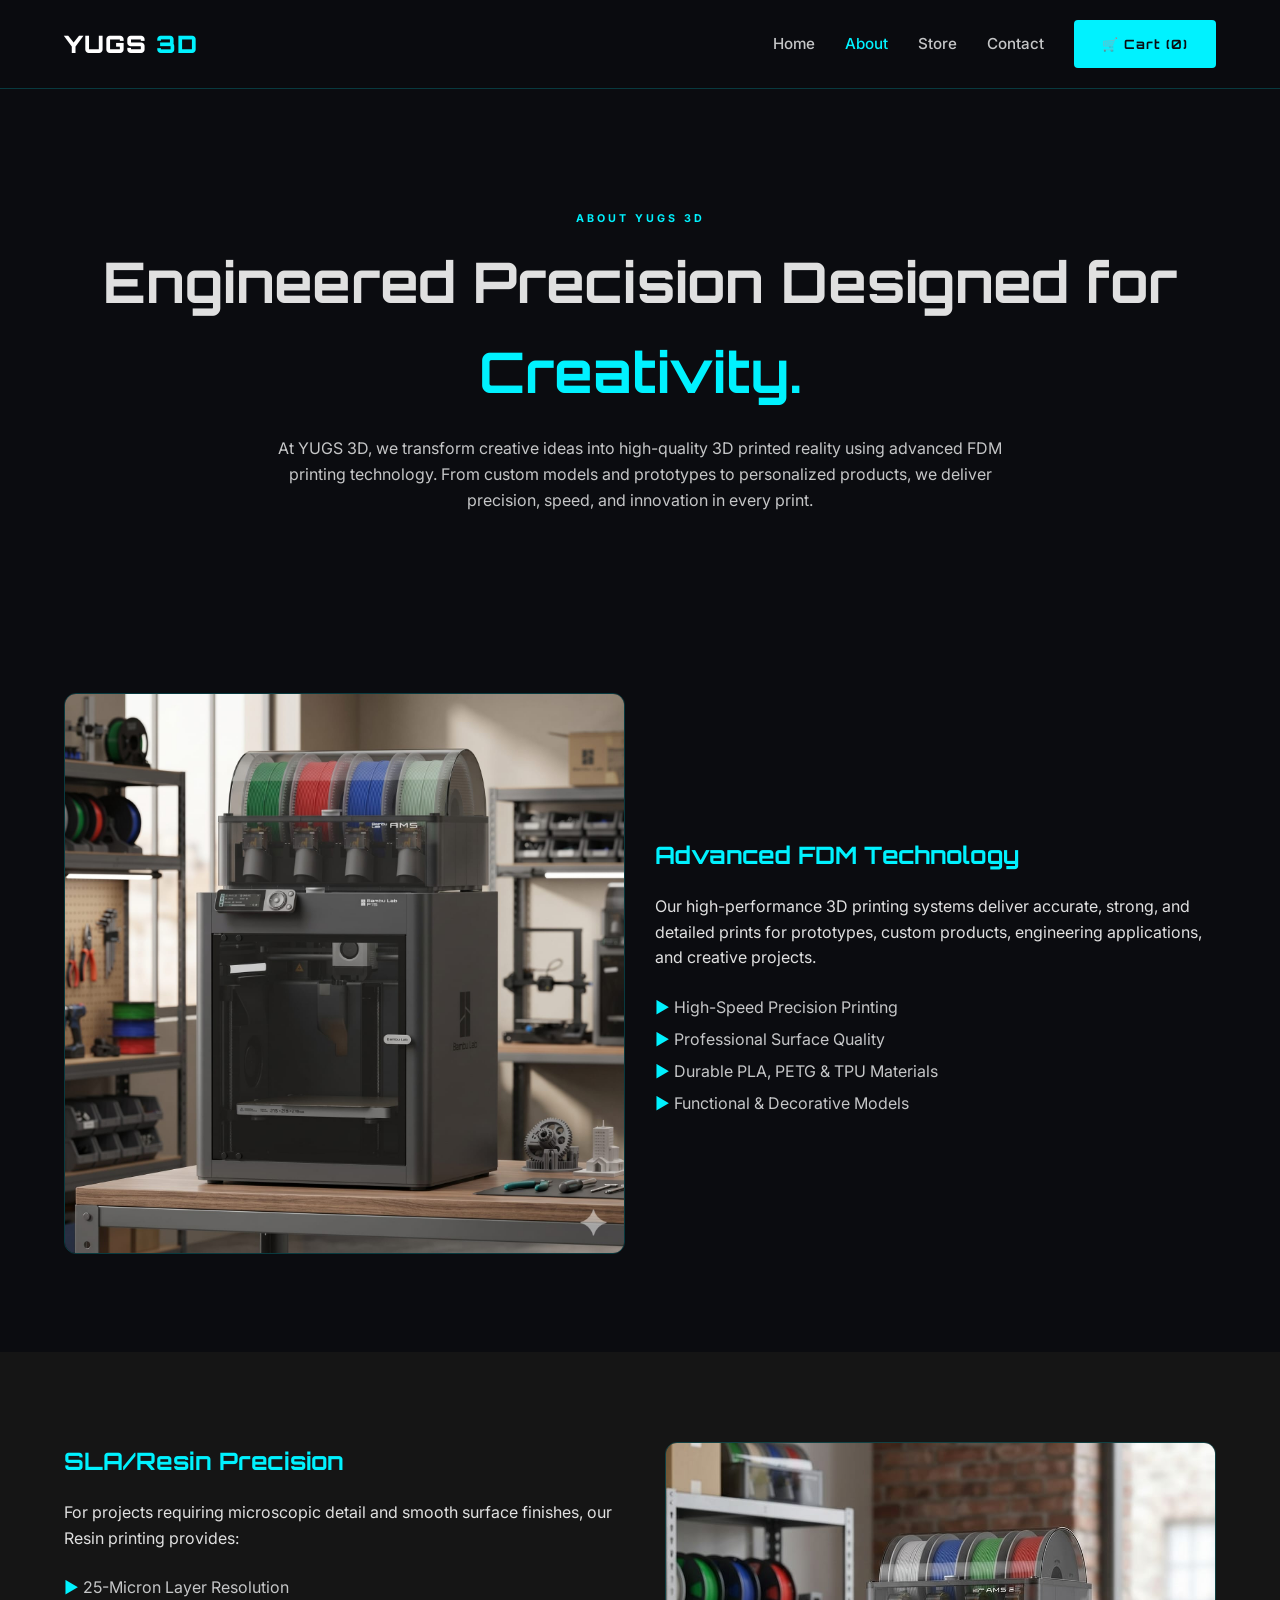
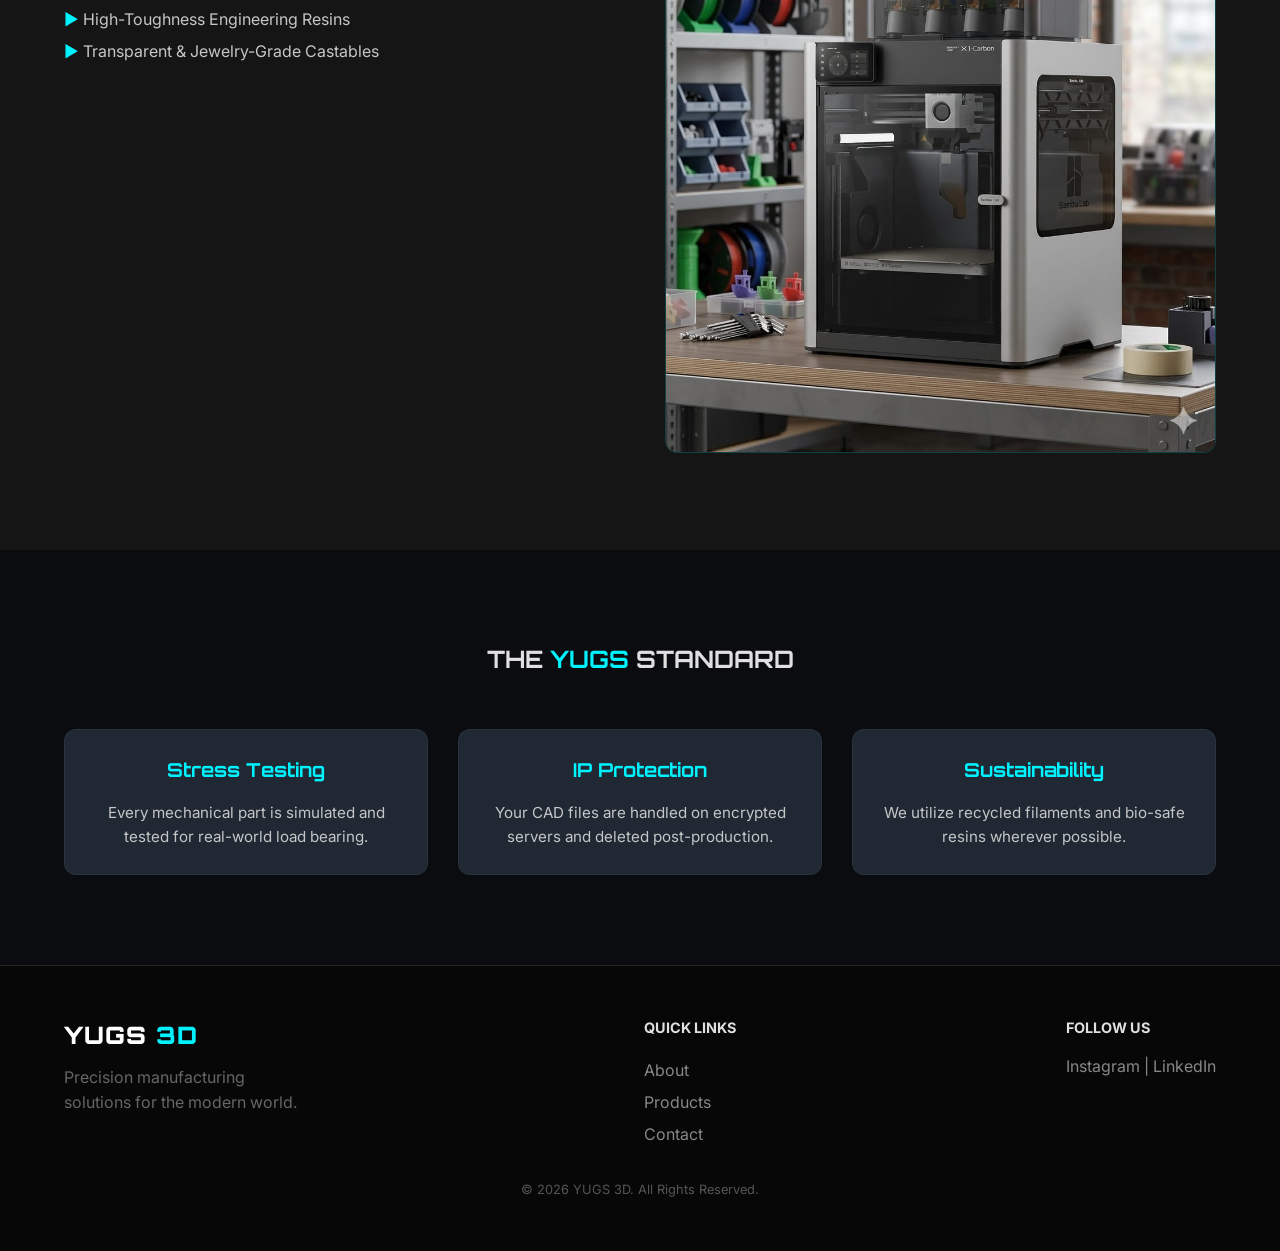
<file: about.html>
<!DOCTYPE html>
<html lang="en">
<head>
    <meta charset="UTF-8">
    <meta name="viewport" content="width=device-width, initial-scale=1.0">
    <title>About | YUGS 3D</title>
    <link href="https://fonts.googleapis.com/css2?family=Inter:wght@300;400;600&family=Orbitron:wght@600;700;900&display=swap" rel="stylesheet">
    <link rel="stylesheet" href="https://unpkg.com/aos@next/dist/aos.css" />
    <link rel="stylesheet" href="style.css">
    <script src="script.js" defer></script>
</head>
<body>

    <header>
        <div class="container">
            <nav>
                <a href="index.html" class="logo">YUGS <span>3D</span></a>
                <div class="nav-container">
                    <ul class="nav-links">
                        <li><a href="index.html">Home</a></li>
                        <li><a href="about.html" class="active">About</a></li>
                        <li><a href="store.html">Store</a></li>
                        <li><a href="contact.html">Contact</a></li>
                    </ul>
                    <a href="cart.html" class="btn-yugs">🛒 Cart (<span id="count">0</span>)</a>
                    <button class="menu-toggle" aria-label="Open Navigation Link Tray" onclick="toggleMenu()">
                        <span></span><span></span><span></span>
                    </button>
                </div>
            </nav>
        </div>
    </header>

    <section class="section-padding" style="margin-top:40px; text-align:center;">
        <div class="container" data-aos="fade-down">
            <h6 class="text-orange font-heading" style="letter-spacing:3px; font-weight: bold; margin-bottom: 10px;">ABOUT YUGS 3D</h6>
            <h1 class="font-orbitron" style="font-size:clamp(2rem, 5vw, 3.5rem); margin-bottom: 20px;">Engineered Precision Designed for <span class="text-orange">Creativity.</span></h1>
            <p style="max-width:750px; margin:0 auto; color:var(--text-muted);">
                At YUGS 3D, we transform creative ideas into high-quality 3D printed reality using advanced FDM printing technology. From custom models and prototypes to personalized products, we deliver precision, speed, and innovation in every print.
            </p>
        </div>
    </section>

    <section class="section-padding">
        <div class="container">
            <div class="grid" style="align-items: center;">
                <div data-aos="fade-right">
                    <img src="images/machine_1.jpeg" alt="FDM Printing" style="width:100%; border-radius:12px; border:1px solid rgba(0,242,255,0.2);">
                </div>
                <div data-aos="fade-left">
                    <h2 class="font-orbitron text-orange" style="margin-bottom:20px;">Advanced FDM Technology</h2>
                    <p style="margin-bottom:20px;">Our high-performance 3D printing systems deliver accurate, strong, and detailed prints for prototypes, custom products, engineering applications, and creative projects.</p>
                    <ul style="list-style:none; color:var(--text-muted); line-height: 2;">
                        <li><span class="text-orange">▶</span> High-Speed Precision Printing</li>
                        <li><span class="text-orange">▶</span> Professional Surface Quality</li>
                        <li><span class="text-orange">▶</span> Durable PLA, PETG & TPU Materials</li>
                        <li><span class="text-orange">▶</span> Functional & Decorative Models</li>
                    </ul>
                </div>
            </div>
        </div>
    </section>

    <section class="section-padding" style="background: #151515;">
        <div class="container">
            <div class="row align-items-center" style="display: flex; gap: 50px; flex-wrap: wrap; flex-direction: row-reverse;">
                <div class="col-md-6" style="flex: 1; min-width: 300px;" data-aos="fade-left">
                    <img src="./images/machine_2.jpeg" alt="SLA Resin" style="width: 100%; border-radius: 12px; border: 1px solid rgba(0, 242, 255, 0.2);">
                </div>
                <div class="col-md-6" style="flex: 1; min-width: 300px;" data-aos="fade-right">
                    <h2 class="font-orbitron text-orange" style="margin-bottom: 20px;">SLA/Resin Precision</h2>
                    <p style="margin-bottom: 20px;">For projects requiring microscopic detail and smooth surface finishes, our Resin printing provides:</p>
                    <ul style="list-style: none; color: var(--text-muted); line-height: 2;">
                        <li><span class="text-orange">▶</span> 25-Micron Layer Resolution</li>
                        <li><span class="text-orange">▶</span> High-Toughness Engineering Resins</li>
                        <li><span class="text-orange">▶</span> Transparent & Jewelry-Grade Castables</li>
                    </ul>
                </div>
            </div>
        </div>
    </section>

    <section class="section-padding">
        <div class="container text-center">
            <h2 class="font-orbitron" style="margin-bottom: 50px;">THE <span class="text-orange">YUGS</span> STANDARD</h2>
            <div class="grid standard-grid">
                <div class="card-yugs" data-aos="zoom-in">
                    <h4 class="text-orange font-heading" style="font-size: 1.2rem; margin-bottom: 15px;">Stress Testing</h4>
                    <p style="margin-bottom: 0;">Every mechanical part is simulated and tested for real-world load bearing.</p>
                </div>
                <div class="card-yugs" data-aos="zoom-in" data-aos-delay="200">
                    <h4 class="text-orange font-heading" style="font-size: 1.2rem; margin-bottom: 15px;">IP Protection</h4>
                    <p style="margin-bottom: 0;">Your CAD files are handled on encrypted servers and deleted post-production.</p>
                </div>
                <div class="card-yugs" data-aos="zoom-in" data-aos-delay="400">
                    <h4 class="text-orange font-heading" style="font-size: 1.2rem; margin-bottom: 15px;">Sustainability</h4>
                    <p style="margin-bottom: 0;">We utilize recycled filaments and bio-safe resins wherever possible.</p>
                </div>
            </div>
        </div>
    </section>

    <footer style="padding: 50px 0; border-top: 1px solid #222; background: #070708;">
        <div class="container" style="display: flex; justify-content: space-between; flex-wrap: wrap; gap: 30px;">
            <div>
                <a href="#" class="logo">YUGS <span>3D</span></a>
                <p style="margin-top: 10px; color: #666; max-width: 250px;">Precision manufacturing solutions for the modern world.</p>
            </div>
            <div>
                <h4 class="font-heading" style="font-size: 0.9rem; margin-bottom: 15px;">QUICK LINKS</h4>
                <ul style="list-style: none; line-height: 2;">
                    <li><a href="about.html" style="color: #888; text-decoration: none;">About</a></li>
                    <li><a href="store.html" style="color: #888; text-decoration: none;">Products</a></li>
                    <li><a href="contact.html" style="color: #888; text-decoration: none;">Contact</a></li>
                </ul>
            </div>
            <div>
                <h4 class="font-heading" style="font-size: 0.9rem; margin-bottom: 15px;">FOLLOW US</h4>
                <p style="color: #888;">Instagram | LinkedIn</p>
            </div>
        </div>
        <p style="margin-top:30px; font-size:0.8rem; color:#555; text-align: center;">© 2026 YUGS 3D. All Rights Reserved.</p>
    </footer>

    <button id="backToTop" class="btn-yugs"
        style="position: fixed; bottom: 30px; right: 30px; display: none; z-index: 99; border-radius: 50%; padding: 15px;"
        onclick="window.scrollTo({top: 0, behavior: 'smooth'});">▲</button>

    <script>
        window.onscroll = function () {
            const btn = document.getElementById("backToTop");
            if (document.body.scrollTop > 300 || document.documentElement.scrollTop > 300) {
                btn.style.display = "block";
            } else {
                btn.style.display = "none";
            }
        };
    </script>

    <script src="https://unpkg.com/aos@next/dist/aos.js"></script>
    <script>
        AOS.init({ duration: 1000, once: true });
    </script>
</body>
</html>
</file>
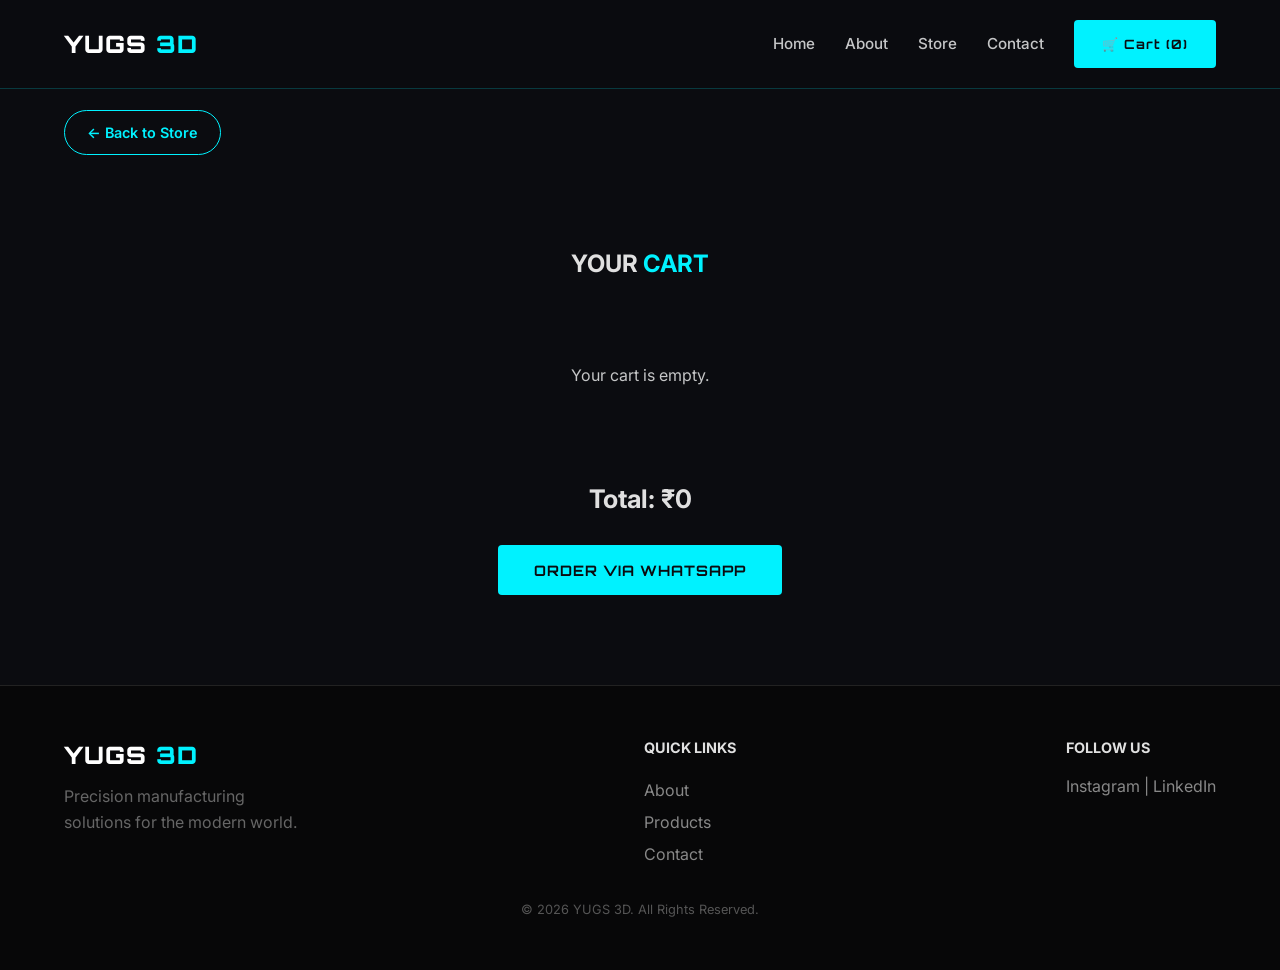
<file: cart.html>
<!DOCTYPE html>
<html lang="en">

<head>
    <meta charset="UTF-8">
    <meta name="viewport" content="width=device-width, initial-scale=1.0">
    <title>Cart | YUGS 3D</title>
    <link href="https://fonts.googleapis.com/css2?family=Inter:wght@400;700&family=Orbitron:wght@600&display=swap"
        rel="stylesheet">
    <link rel="stylesheet" href="style.css">
</head>

<body>

    <header>
        <div class="container">
            <nav>
                <a href="index.html" class="logo">YUGS <span>3D</span></a>
                <div class="nav-container">
                    <ul class="nav-links">
                        <li><a href="index.html">Home</a></li>
                        <li><a href="about.html">About</a></li>
                        <li><a href="store.html">Store</a></li>
                        <li><a href="contact.html">Contact</a></li>
                    </ul>
                    <a href="cart.html" class="btn-yugs active">🛒 Cart (<span id="count">0</span>) </a>
                    <button class="menu-toggle" aria-label="Open Navigation" onclick="toggleMenu()">
                        <span></span><span></span><span></span>
                    </button>
                </div>
            </nav>
        </div>
    </header>

    <div style="padding: 30px 5% 0 5%;">
        <a href="store.html" class="back-btn">← Back to Store</a>
    </div>

    <section class="section-padding">
        <div class="container">
            <h2 class="font-heading text-center" style="margin-bottom: 40px;">YOUR <span class="text-orange">CART</span>
            </h2>
            <div id="cart-items" style="max-width: 750px; margin: 0 auto;"></div>

            <div class="text-center" style="margin-top: 50px;">
                <h3 id="total-price" class="font-heading" style="margin-bottom: 25px; font-size: 1.6rem;">Total: ₹0</h3>
                <button class="btn-yugs" style="font-size:0.9rem; padding:16px 36px;"
                    onclick="sendWhatsAppOrderGrouped()">ORDER VIA WHATSAPP</button>
            </div>
        </div>
    </section>

    <button id="backToTop" class="btn-yugs"
        style="position: fixed; bottom: 30px; right: 30px; display: none; z-index: 99; border-radius: 50%; padding: 15px;"
        onclick="window.scrollTo({top: 0, behavior: 'smooth'});">▲</button>

    <script>
        window.onscroll = function () {
            const btn = document.getElementById("backToTop");
            if (document.body.scrollTop > 300 || document.documentElement.scrollTop > 300) {
                btn.style.display = "block";
            } else {
                btn.style.display = "none";
            }
        };
    </script>


    <footer style="padding: 50px 0; border-top: 1px solid #222; background: #070708;">
        <div class="container" style="display: flex; justify-content: space-between; flex-wrap: wrap; gap: 30px;">
            <div>
                <a href="#" class="logo">YUGS <span>3D</span></a>
                <p style="margin-top: 10px; color: #666; max-width: 250px;">Precision manufacturing solutions for the
                    modern world.</p>
            </div>
            <div>
                <h4 class="font-heading" style="font-size: 0.9rem; margin-bottom: 15px;">QUICK LINKS</h4>
                <ul style="list-style: none; line-height: 2;">
                    <li><a href="about.html" style="color: #888; text-decoration: none;">About</a></li>
                    <li><a href="store.html" style="color: #888; text-decoration: none;">Products</a></li>
                    <li><a href="contact.html" style="color: #888; text-decoration: none;">Contact</a></li>
                </ul>
            </div>
            <div>
                <h4 class="font-heading" style="font-size: 0.9rem; margin-bottom: 15px;">FOLLOW US</h4>
                <p style="color: #888;">Instagram | LinkedIn</p>
            </div>
        </div>
        <p style="margin-top:30px; font-size:0.8rem; color:#555; text-align: center;">© 2026 YUGS 3D. All Rights
            Reserved.</p>
    </footer>

    <script src="script.js"></script>
    <script>
        function getGroupedCart() {
            const rawCart = JSON.parse(localStorage.getItem('yugs_cart')) || [];
            const grouped = {};

            rawCart.forEach(item => {
                if (grouped[item.name]) {
                    grouped[item.name].quantity += 1;
                } else {
                    grouped[item.name] = {
                        name: item.name,
                        price: item.price,
                        image: item.image,
                        quantity: 1
                    };
                }
            });
            return Object.values(grouped);
        }

        function displayCart() {
            const groupedCart = getGroupedCart();
            const container = document.getElementById('cart-items');
            let total = 0;

            if (groupedCart.length === 0) {
                container.innerHTML = "<p class='text-center' style='color:var(--text-muted); padding:40px 0;'>Your cart is empty.</p>";
                document.getElementById('total-price').innerText = "Total: ₹0";
                return;
            }

            container.innerHTML = groupedCart.map((item) => {
                const itemTotalSub = item.price * item.quantity;
                total += itemTotalSub;
                const productImgSrc = item.image ? item.image : './images/img-1.jpeg';

                return `
                <div class="cart-item">
                    <img src="${productImgSrc}" class="cart-img" alt="${item.name}">
                    <div class="cart-info">
                        <h4 style="margin: 0 0 5px 0;">${item.name}</h4>
                        <span class="text-orange">₹${item.price} each</span>
                    </div>
                    
                    <div class="quantity-control">
                        <button class="qty-btn" onclick="adjustItemQuantity('${item.name}', -1)">-</button>
                        <span class="qty-val">${item.quantity}</span>
                        <button class="qty-btn" onclick="adjustItemQuantity('${item.name}', 1)">+</button>
                    </div>

                    <div style="min-width: 80px; text-align: right;">
                        <h4 style="margin: 0;">₹${itemTotalSub}</h4>
                    </div>
                    <button class="remove-btn" onclick="completelyRemoveItem('${item.name}')">Remove</button>
                </div>
            `;
            }).join('');

            document.getElementById('total-price').innerText = "Total: ₹" + total;
        }

        function adjustItemQuantity(productName, delta) {
            let cart = JSON.parse(localStorage.getItem('yugs_cart')) || [];

            if (delta === 1) {
                const match = cart.find(item => item.name === productName);
                if (match) { cart.push({ ...match }); }
            } else if (delta === -1) {
                const index = cart.findIndex(item => item.name === productName);
                if (index !== -1) { cart.splice(index, 1); }
            }

            localStorage.setItem('yugs_cart', JSON.stringify(cart));
            displayCart();
            if (typeof updateCartDisplayCount === "function") { updateCartDisplayCount(); }
        }

        function completelyRemoveItem(productName) {
            let cart = JSON.parse(localStorage.getItem('yugs_cart')) || [];
            cart = cart.filter(item => item.name !== productName);

            localStorage.setItem('yugs_cart', JSON.stringify(cart));
            displayCart();
            if (typeof updateCartDisplayCount === "function") { updateCartDisplayCount(); }
        }

        function sendWhatsAppOrderGrouped() {
            const groupedCart = getGroupedCart();
            if (groupedCart.length === 0) return alert("Your current selection matrix is empty!");

            const dispatchPhone = "918553751370";
            let textPayload = "Hello YUGS 3D! 👋\nI would like to place an order for the following prints:\n\n";
            let billTotal = 0;

            groupedCart.forEach((product, index) => {
                const dynamicSubTotal = product.price * product.quantity;
                textPayload += `${index + 1}. *${product.name}* (x${product.quantity}) - ₹${dynamicSubTotal}\n`;
                billTotal += dynamicSubTotal;
            });

            textPayload += `\n*Grand Total Order Value: ₹${billTotal}*`;

            const operationalURL = `https://wa.me/${dispatchPhone}?text=${encodeURIComponent(textPayload)}`;
            window.open(operationalURL, '_blank');
        }

        window.onload = function () {
            displayCart();
            if (typeof updateCartDisplayCount === "function") { updateCartDisplayCount(); }
        };
    </script>
</body>

</html>
</file>
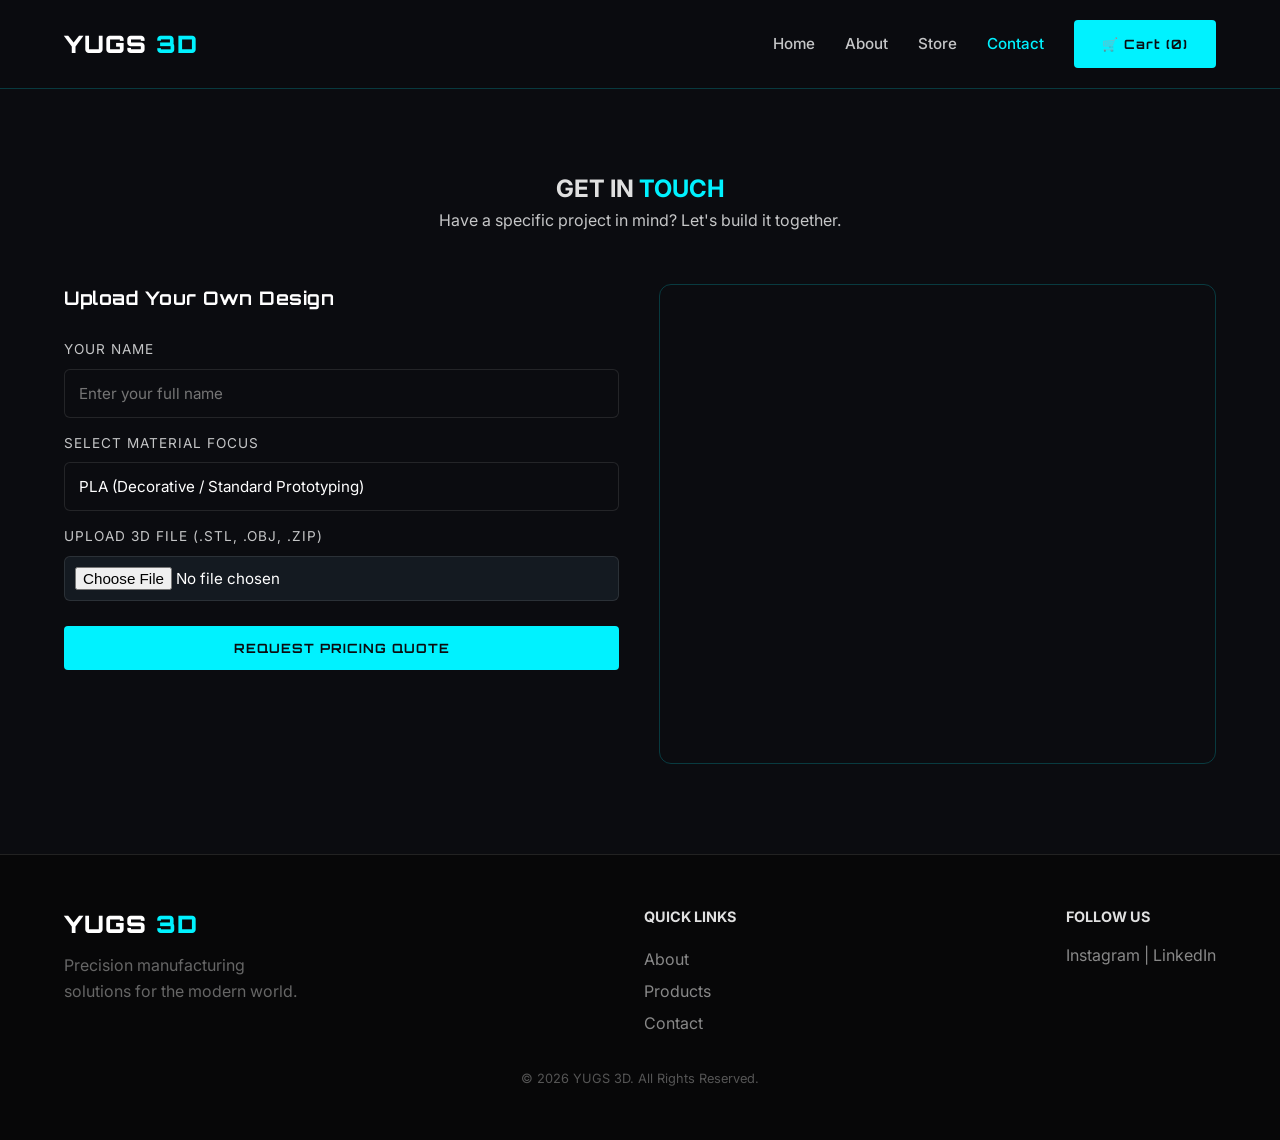
<file: contact.html>
<!DOCTYPE html>
<html lang="en">

<head>
    <meta charset="UTF-8">
    <meta name="viewport" content="width=device-width, initial-scale=1.0">
    <title>Contact | YUGS 3D</title>
    <link href="https://fonts.googleapis.com/css2?family=Inter:wght@400;700&family=Orbitron:wght@600&display=swap" rel="stylesheet">
    <link rel="stylesheet" href="style.css">
    <style>
        /* Specific layout for the contact split */
        .contact-wrapper {
            display: flex;
            flex-wrap: wrap;
            gap: 40px;
            align-items: flex-start;
        }

        .contact-form-container {
            flex: 1;
            min-width: 300px;
        }

        /* Forms Uniform Style Scope Injection */
        .custom-print-form h3 {
            font-family: var(--font-heading);
            margin-bottom: 25px;
            color: #ffffff;
            letter-spacing: 0.5px;
        }

        .custom-print-form label {
            display: block;
            margin-top: 15px;
            margin-bottom: 8px;
            color: var(--text-muted);
            font-size: 0.85rem;
            text-transform: uppercase;
            letter-spacing: 1px;
        }

        .custom-print-form input,
        .custom-print-form select {
            width: 100%;
            padding: 14px;
            background: var(--bg-dark);
            color: #ffffff;
            border: 1px solid rgba(255, 255, 255, 0.1);
            border-radius: 6px;
            font-family: var(--font-body);
            font-size: 0.95rem;
            transition: all 0.3s ease;
        }

        /* Custom File Input Theme Overlay */
        .custom-print-form input[type="file"] {
            padding: 10px;
            background: rgba(31, 40, 51, 0.5);
            cursor: pointer;
        }

        .custom-print-form input:focus,
        .custom-print-form select:focus {
            outline: none;
            border-color: var(--color-accent);
            box-shadow: 0 0 10px rgba(0, 242, 255, 0.2);
        }

        .custom-print-form .btn-yugs {
            margin-top: 25px;
            width: 100%;
        }

        .contact-map-container {
            flex: 1;
            min-width: 300px;
            height: 480px;
            border-radius: 12px;
            overflow: hidden;
            border: 1px solid rgba(0, 242, 255, 0.2);
        }

        iframe {
            width: 100%;
            height: 100%;
            border: none;
            filter: grayscale(1) invert(0.9) contrast(1.2); /* Keeps the map inline with dark cyberpunk theme */
        }
    </style>
</head>

<body>

    <header>
        <div class="container">
            <nav>
                <a href="index.html" class="logo">YUGS <span>3D</span></a>
                <div class="nav-container">
                    <ul class="nav-links">
                        <li><a href="index.html">Home</a></li>
                        <li><a href="about.html">About</a></li>
                        <li><a href="store.html">Store</a></li>
                        <li><a href="contact.html" class="active">Contact</a></li>
                    </ul>
                    <a href="cart.html" class="btn-yugs">🛒 Cart (<span id="count">0</span>)</a>

                    <button class="menu-toggle" aria-label="Open Navigation" onclick="toggleMenu()">
                        <span></span>
                        <span></span>
                        <span></span>
                    </button>
                </div>
            </nav>
        </div>
    </header>

    <section class="container section-padding">
        <div class="text-center" style="margin-bottom: 50px;">
            <h2 class="font-heading">GET IN <span class="text-orange">TOUCH</span></h2>
            <p style="color: var(--text-muted);">Have a specific project in mind? Let's build it together.</p>
        </div>

        <div class="contact-wrapper">
            <div class="contact-form-container">
                <form class="custom-print-form" onsubmit="handleQuoteSubmit(event)">
                    <h3>Upload Your Own Design</h3>
                    
                    <label for="clientName">Your Name</label>
                    <input type="text" id="clientName" placeholder="Enter your full name" required>

                    <label for="materialSelect">Select Material Focus</label>
                    <select id="materialSelect">
                        <option value="PLA">PLA (Decorative / Standard Prototyping)</option>
                        <option value="PETG">PETG (Durable / High Functional Load)</option>
                        <option value="Resin">Resin (High-Precision / Micro Details)</option>
                    </select>

                    <label for="stlUpload">Upload 3D File (.STL, .OBJ, .ZIP)</label>
                    <input type="file" id="stlUpload" accept=".stl,.obj,.zip" required>

                    <button type="submit" class="btn-yugs">REQUEST PRICING QUOTE</button>
                </form>
            </div>

            <div class="contact-map-container">
                <iframe 
                    src="https://www.google.com/maps/embed?pb=!1m18!1m12!1m3!1d15626.244304855581!2d78.13636534575973!3d11.654763261280388!2m3!1f0!2f0!3f0!3m2!1i1024!2i768!4f13.1!3m3!1m2!1s0x3babf1ccf52c614f%3A0x6cf02203cfc40ec4!2sSalem%2C%20Tamil%20Nadu!5e0!3m2!1sen!2sin!4v1710000000000!5m2!1sen!2sin" 
                    allowfullscreen="" 
                    loading="lazy" 
                    referrerpolicy="no-referrer-when-downgrade">
                </iframe>
            </div>
        </div>
    </section>

    <footer style="padding: 50px 0; border-top: 1px solid #222; background: #070708;">
        <div class="container" style="display: flex; justify-content: space-between; flex-wrap: wrap; gap: 30px;">
            <div>
                <a href="#" class="logo">YUGS <span>3D</span></a>
                <p style="margin-top: 10px; color: #666; max-width: 250px;">Precision manufacturing solutions for the modern world.</p>
            </div>
            <div>
                <h4 class="font-heading" style="font-size: 0.9rem; margin-bottom: 15px;">QUICK LINKS</h4>
                <ul style="list-style: none; line-height: 2;">
                    <li><a href="about.html" style="color: #888; text-decoration: none;">About</a></li>
                    <li><a href="store.html" style="color: #888; text-decoration: none;">Products</a></li>
                    <li><a href="contact.html" style="color: #888; text-decoration: none;">Contact</a></li>
                </ul>
            </div>
            <div>
                <h4 class="font-heading" style="font-size: 0.9rem; margin-bottom: 15px;">FOLLOW US</h4>
                <p style="color: #888;">Instagram | LinkedIn</p>
            </div>
        </div>
        <p style="margin-top:30px; font-size:0.8rem; color:#555; text-align: center;">© 2026 YUGS 3D. All Rights Reserved.</p>
    </footer>

    <button id="backToTop" class="btn-yugs"
        style="position: fixed; bottom: 30px; right: 30px; display: none; z-index: 99; border-radius: 50%; padding: 15px;"
        onclick="window.scrollTo({top: 0, behavior: 'smooth'});">▲</button>

    <script>
        window.onscroll = function () {
            const btn = document.getElementById("backToTop");
            if (document.body.scrollTop > 300 || document.documentElement.scrollTop > 300) {
                btn.style.display = "block";
            } else {
                btn.style.display = "none";
            }
        };
    </script>

    <script src="script.js"></script>
    <script>
        function handleQuoteSubmit(event) {
            event.preventDefault();
            
            const name = document.getElementById("clientName").value;
            const material = document.getElementById("materialSelect").value;
            const fileInput = document.getElementById("stlUpload");
            const filename = fileInput.files[0] ? fileInput.files[0].name : "No file attached";

            // Temporary alerts context styled notification fallback
            alert(`Thank you, ${name}!\nYour custom quote request for an item using [${material}] (File: ${filename}) has been initiated. Our production unit will respond shortly.`);
            
            event.target.reset();
        }
    </script>
</body>

</html>
</file>
<file: style.css>
:root {
    /* Primary Accent: Electric Cyan */
    --color-accent: #00f2ff;
    --color-accent-hover: #70f9ff;
    --color-orange: #00f2ff;

    /* Text Colors */
    --text-light: #e0e0e0;
    --text-muted: #c5c6c7;

    /* Backgrounds */
    --bg-dark: #0b0c10;
    --bg-card: #1f2833;
    --bg-header: rgba(11, 12, 16, 0.95);

    /* Typography */
    --font-heading: 'Orbitron', sans-serif;
    --font-body: 'Inter', sans-serif;
}

/* --- RESET & BASE STYLES --- */
* {
    margin: 0;
    padding: 0;
    box-sizing: border-box;
}

body {
    font-family: var(--font-body);
    background-color: var(--bg-dark);
    color: var(--text-light);
    overflow-x: hidden;
    line-height: 1.6;
    padding-top: 80px;
}

.container {
    width: 90%;
    max-width: 1200px;
    margin: 0 auto;
}

/* --- HEADERS & STICKY NAVIGATION --- */
header {
    background: var(--bg-header);
    position: fixed;
    width: 100%;
    top: 0;
    left: 0;
    z-index: 1000;
    backdrop-filter: blur(10px);
    border-bottom: 1px solid rgba(0, 242, 255, 0.2);
    transition: all 0.3s ease;
}

nav {
    display: flex;
    justify-content: space-between;
    align-items: center;
    padding: 20px 0;
    position: relative;
}

.logo {
    font-size: 24px;
    font-family: var(--font-heading);
    font-weight: 900;
    color: #ffffff;
    text-decoration: none;
    letter-spacing: 1px;
}

.logo span {
    color: var(--color-accent);
}

.nav-container {
    display: flex;
    align-items: center;
    gap: 30px;
}

.nav-links {
    display: flex;
    list-style: none;
    gap: 30px;
}

.nav-links a {
    color: var(--text-muted);
    text-decoration: none;
    font-weight: 500;
    font-size: 0.95rem;
    transition: color 0.3s ease;
}

.nav-links a:hover,
.nav-links a.active {
    color: var(--color-accent);
}

/* --- INTERACTIVE HAMBURGER TOGGLE --- */
.menu-toggle {
    display: none;
    flex-direction: column;
    justify-content: space-between;
    width: 26px;
    height: 18px;
    background: transparent;
    border: none;
    cursor: pointer;
    z-index: 1001;
    padding: 0;
}

.menu-toggle span {
    width: 100%;
    height: 2px;
    background-color: var(--color-accent);
    border-radius: 2px;
    transition: all 0.3s cubic-bezier(0.25, 0.8, 0.25, 1);
}

/* --- HERO COMPONENT --- */
.hero {
    position: relative;
    height: calc(100vh - 80px);
    overflow: hidden;
}

.carousel {
    display: flex;
    height: 100%;
    width: 100%;
}

.slide {
    flex: 0 0 100%;
    position: relative;
    width: 100%;
}

.slide img {
    width: 100%;
    height: 100%;
    object-fit: cover;
    filter: brightness(35%);
}

.hero-overlay {
    position: absolute;
    top: 0;
    left: 0;
    width: 100%;
    height: 100%;
    display: flex;
    align-items: center;
    justify-content: center;
    text-align: center;
}

.hero-content h1 {
    font-family: var(--font-heading);
    font-size: clamp(2rem, 6vw, 4.5rem);
    font-weight: 900;
    margin-bottom: 20px;
    letter-spacing: 3px;
}

.hero-content p {
    font-size: clamp(1rem, 2.5vw, 1.25rem);
    max-width: 650px;
    margin: 0 auto 30px auto;
    color: var(--text-muted);
}

/* --- STRUCTURE GRIDS & SECTIONAL CARDS --- */
.section-padding {
    padding: 90px 0;
}

.grid {
    display: grid;
    grid-template-columns: repeat(auto-fit, minmax(280px, 1fr));
    gap: 30px;
}

.card-yugs {
    background: var(--bg-card);
    padding: 25px;
    border-radius: 12px;
    border: 1px solid rgba(255, 255, 255, 0.05);
    transition: all 0.4s cubic-bezier(0.165, 0.84, 0.44, 1);
    display: flex;
    flex-direction: column;
}

.card-yugs:hover {
    border-color: var(--color-accent);
    transform: translateY(-6px);
    box-shadow: 0 12px 30px rgba(0, 242, 255, 0.12);
}

.image-container {
    width: 100%;
    height: 260px;
    overflow: hidden;
    border-radius: 8px;
    margin-bottom: 20px;
    background: var(--bg-dark);
}

.image-container img {
    width: 100%;
    height: 100%;
    object-fit: cover;
    transition: transform 0.6s cubic-bezier(0.165, 0.84, 0.44, 1);
}

.card-yugs:hover .image-container img {
    transform: scale(1.08);
}

.card-yugs h3,
.card-yugs h4 {
    font-family: var(--font-heading);
    margin-bottom: 12px;
}

.card-yugs p {
    color: var(--text-muted);
    font-size: 0.95rem;
}

/* --- TECH DECORATIVE STYLES --- */
.text-orange {
    color: var(--color-accent) !important;
}

.font-orbitron {
    font-family: var(--font-heading);
}

.text-center {
    text-align: center;
}

.w-100 {
    width: 100%;
}

/* --- UI BUTTON ARCHITECTURE --- */
.btn-yugs {
    background: var(--color-accent);
    color: #0b0c10;
    padding: 14px 28px;
    border-radius: 4px;
    text-decoration: none;
    display: inline-block;
    font-family: var(--font-heading);
    font-size: 0.8rem;
    font-weight: bold;
    letter-spacing: 1px;
    transition: all 0.3s ease;
    border: none;
    cursor: pointer;
    text-align: center;
}

.btn-yugs:hover {
    background: var(--color-accent-hover);
    box-shadow: 0 0 25px rgba(0, 242, 255, 0.5);
    transform: translateY(-2px);
}

/* --- STORE SIDEBAR COMPONENTS --- */
.store-layout {
    display: flex;
    gap: 40px;
    align-items: flex-start;
}

.filter-sidebar {
    width: 300px;
    min-width: 300px;
    background: var(--bg-card);
    padding: 30px;
    border-radius: 12px;
    position: sticky;
    top: 110px;
    border: 1px solid rgba(0, 242, 255, 0.1);
}

.filter-sidebar h3 {
    color: var(--text-light);
    font-family: var(--font-heading);
    margin-bottom: 25px;
    font-size: 1.2rem;
    letter-spacing: 1px;
    border-bottom: 1px solid rgba(255, 255, 255, 0.05);
    padding-bottom: 10px;
}

.filter-group {
    margin-bottom: 25px;
}

.filter-group label {
    display: block;
    margin-bottom: 10px;
    color: var(--text-muted);
    font-size: 0.85rem;
    text-transform: uppercase;
    letter-spacing: 1px;
}

.filter-group input,
.filter-group select,
form input,
form textarea {
    width: 100%;
    padding: 14px;
    background: var(--bg-dark);
    color: #ffffff;
    border: 1px solid rgba(255, 255, 255, 0.1);
    border-radius: 6px;
    font-family: var(--font-body);
    font-size: 0.95rem;
    transition: all 0.3s ease;
}

.filter-group input:focus,
.filter-group select:focus,
form input:focus,
form textarea:focus {
    outline: none;
    border-color: var(--color-accent);
    box-shadow: 0 0 10px rgba(0, 242, 255, 0.2);
}

/* --- CLEAR FILTERS BUTTON COMPONENT --- */
.btn-clear-filters {
    width: 100%;
    background: transparent;
    color: var(--text-light);
    border: 1px solid rgba(255, 255, 255, 0.2);
    padding: 12px 20px;
    border-radius: 4px;
    font-family: var(--font-heading);
    font-size: 0.8rem;
    font-weight: bold;
    letter-spacing: 1px;
    cursor: pointer;
    transition: all 0.3s ease;
    margin-top: 10px;
    text-align: center;
}

.btn-clear-filters:hover {
    border-color: #ff4444;
    color: #ffffff;
    box-shadow: 0 0 15px rgba(255, 68, 68, 0.2);
    transform: translateY(-1px);
}

.btn-clear-filters:active {
    transform: translateY(1px);
}

.products-area {
    flex: 1;
}

/* --- HORIZONTAL CAROUSEL ENGINE --- */
.portfolio-carousel-wrapper {
    position: relative;
    width: 100%;
    margin: 0 auto;
}

.portfolio-carousel-container {
    overflow: hidden;
    width: 100%;
    border-radius: 12px;
}

.portfolio-carousel {
    display: flex;
    transition: transform 0.6s cubic-bezier(0.25, 1, 0.5, 1);
    gap: 20px;
    width: 100%;
}

.portfolio-item {
    flex: 0 0 calc(33.333% - 13.33px);
    position: relative;
    border-radius: 12px;
    overflow: hidden;
    height: 380px;
    border: 1px solid rgba(255, 255, 255, 0.05);
}

.portfolio-item img {
    width: 100%;
    height: 100%;
    object-fit: cover;
    transition: transform 0.5s ease;
}

.portfolio-info {
    position: absolute;
    bottom: 0;
    left: 0;
    width: 100%;
    padding: 30px 20px 20px 20px;
    background: linear-gradient(to top, rgba(11, 12, 16, 0.95) 70%, transparent);
    transform: translateY(100px);
    opacity: 0;
    transition: all 0.4s cubic-bezier(0.25, 1, 0.5, 1);
}

.portfolio-item:hover .portfolio-info {
    transform: translateY(0);
    opacity: 1;
}

.portfolio-item:hover img {
    transform: scale(1.05);
}

.portfolio-btn {
    position: absolute;
    top: 50%;
    transform: translateY(-50%);
    background: var(--color-accent);
    color: #0b0c10;
    border: none;
    width: 50px;
    height: 50px;
    border-radius: 50%;
    cursor: pointer;
    font-weight: bold;
    font-size: 1.1rem;
    z-index: 10;
    display: flex;
    align-items: center;
    justify-content: center;
    transition: all 0.3s ease;
}

.portfolio-btn:hover {
    background: var(--color-accent-hover);
    box-shadow: 0 0 20px var(--color-accent);
}

.prev-p { left: -25px; }
.next-p { right: -25px; }

/* --- CART PAGE COMPONENT STYLES --- */
.cart-item {
    display: flex;
    align-items: center;
    gap: 25px;
    background: var(--bg-card);
    padding: 20px;
    border-radius: 12px;
    margin-bottom: 20px;
    border: 1px solid rgba(255, 255, 255, 0.05);
}

.cart-img {
    width: 90px;
    height: 90px;
    object-fit: cover;
    border-radius: 6px;
    border: 1px solid rgba(255, 255, 255, 0.1);
}

.cart-info {
    flex-grow: 1;
}

.cart-info h4 {
    font-size: 1.1rem;
    margin-bottom: 5px;
}

.quantity-control {
    display: flex;
    align-items: center;
    gap: 10px;
    background: var(--bg-dark);
    padding: 6px 12px;
    border-radius: 4px;
    border: 1px solid rgba(255, 255, 255, 0.1);
}

.qty-btn {
    background: transparent;
    color: var(--color-accent);
    border: none;
    font-size: 1.2rem;
    cursor: pointer;
    font-weight: bold;
    padding: 0 5px;
    transition: transform 0.2s ease;
}

.qty-btn:hover {
    transform: scale(1.2);
    color: var(--color-accent-hover);
}

.qty-val {
    font-family: var(--font-heading);
    font-size: 0.95rem;
    min-width: 20px;
    text-align: center;
}

.remove-btn {
    background: transparent;
    color: #ff4444;
    border: 1px solid #ff4444;
    padding: 8px 16px;
    cursor: pointer;
    border-radius: 4px;
    font-size: 0.85rem;
    font-weight: 600;
    transition: all 0.3s ease;
}

.remove-btn:hover {
    background: #ff4444;
    color: #ffffff;
}

.back-btn {
    display: inline-block;
    padding: 10px 22px;
    background: transparent;
    border: 1px solid var(--color-accent);
    color: var(--color-accent);
    border-radius: 50px;
    text-decoration: none;
    font-size: 0.9rem;
    font-weight: 600;
    transition: all 0.3s ease;
}

.back-btn:hover {
    background: var(--color-accent);
    color: #0b0c10;
    transform: translateX(-4px);
}

/* --- POPUP TOAST NOTIFICATIONS --- */
.toast-popup {
    background: #1f2833;
    color: #e0e0e0;
    padding: 16px 28px;
    border-radius: 6px;
    border-left: 4px solid #00f2ff;
    font-family: 'Orbitron', sans-serif;
    font-size: 0.85rem;
    font-weight: bold;
    letter-spacing: 0.5px;
    box-shadow: 0 10px 30px rgba(0, 0, 0, 0.5), 0 0 15px rgba(0, 242, 255, 0.1);
    display: flex;
    align-items: center;
    gap: 12px;
    transform: translateX(120%);
    transition: transform 0.4s cubic-bezier(0.175, 0.885, 0.32, 1.275);
}

.toast-popup.show {
    transform: translateX(0);
}

/* ==========================================================================
   MEDIA BREAKPOINTS (RESPONSIVE ENGINE)
   ========================================================================== */
@media (max-width: 1200px) {
    .portfolio-btn.prev-p { left: -10px; }
    .portfolio-btn.next-p { right: -10px; }
}

@media (max-width: 992px) {
    .store-layout { flex-direction: column; }
    .filter-sidebar { width: 100%; min-width: 100%; position: static; margin-bottom: 30px; }
    .portfolio-item { flex: 0 0 calc(50% - 10px) !important; }
    .products-area .grid { grid-template-columns: repeat(auto-fit, minmax(240px, 1fr)); gap: 20px; }
}

@media (max-width: 768px) {
    body { padding-top: 75px; }
    .menu-toggle { display: flex; }
    
    .nav-links {
        position: fixed;
        top: 0;
        right: -100%;
        width: 75%;
        height: 100vh;
        background: rgba(11, 12, 16, 0.98);
        backdrop-filter: blur(15px);
        flex-direction: column;
        justify-content: center;
        align-items: center;
        gap: 35px;
        transition: right 0.4s cubic-bezier(0.77, 0.2, 0.05, 1);
        border-left: 1px solid rgba(0, 242, 255, 0.1);
        box-shadow: -10px 0 30px rgba(0, 0, 0, 0.5);
    }

    .nav-links.show { right: 0; }
    .menu-toggle.open span:nth-child(1) { transform: translateY(8px) rotate(45deg); }
    .menu-toggle.open span:nth-child(2) { opacity: 0; transform: translateX(-15px); }
    .menu-toggle.open span:nth-child(3) { transform: translateY(-8px) rotate(-45deg); }

    .hero { height: 75vh; }
    .section-padding { padding: 60px 0; }
    .portfolio-carousel { transform: translateX(0) !important; }
    .portfolio-item { flex: 0 0 100% !important; }
    .portfolio-info { transform: translateY(0); opacity: 1; }

    .cart-item { flex-direction: column; text-align: center; padding: 20px; gap: 15px; }
    .cart-info { margin: 10px 0; }
    .quantity-control { margin: 0 auto; }
    .cart-img { margin: 0 auto; width: 120px; height: 120px; }
    .remove-btn { width: 100%; }

    .contact-wrapper { flex-direction: column; }
    .contact-map-container { width: 100%; height: 350px; }
}

@media (max-height: 600px) and (orientation: landscape) {
    .hero { height: auto; padding: 60px 0; }
    .hero-overlay { position: relative; padding: 40px 0; }
}

@media (max-width: 576px) {
    .grid { grid-template-columns: 1fr; }
    .image-container { height: 220px; }
    .nav-links { width: 85%; }
}

input, select, textarea {
    -webkit-appearance: none;
    appearance: none;
}
</file>
